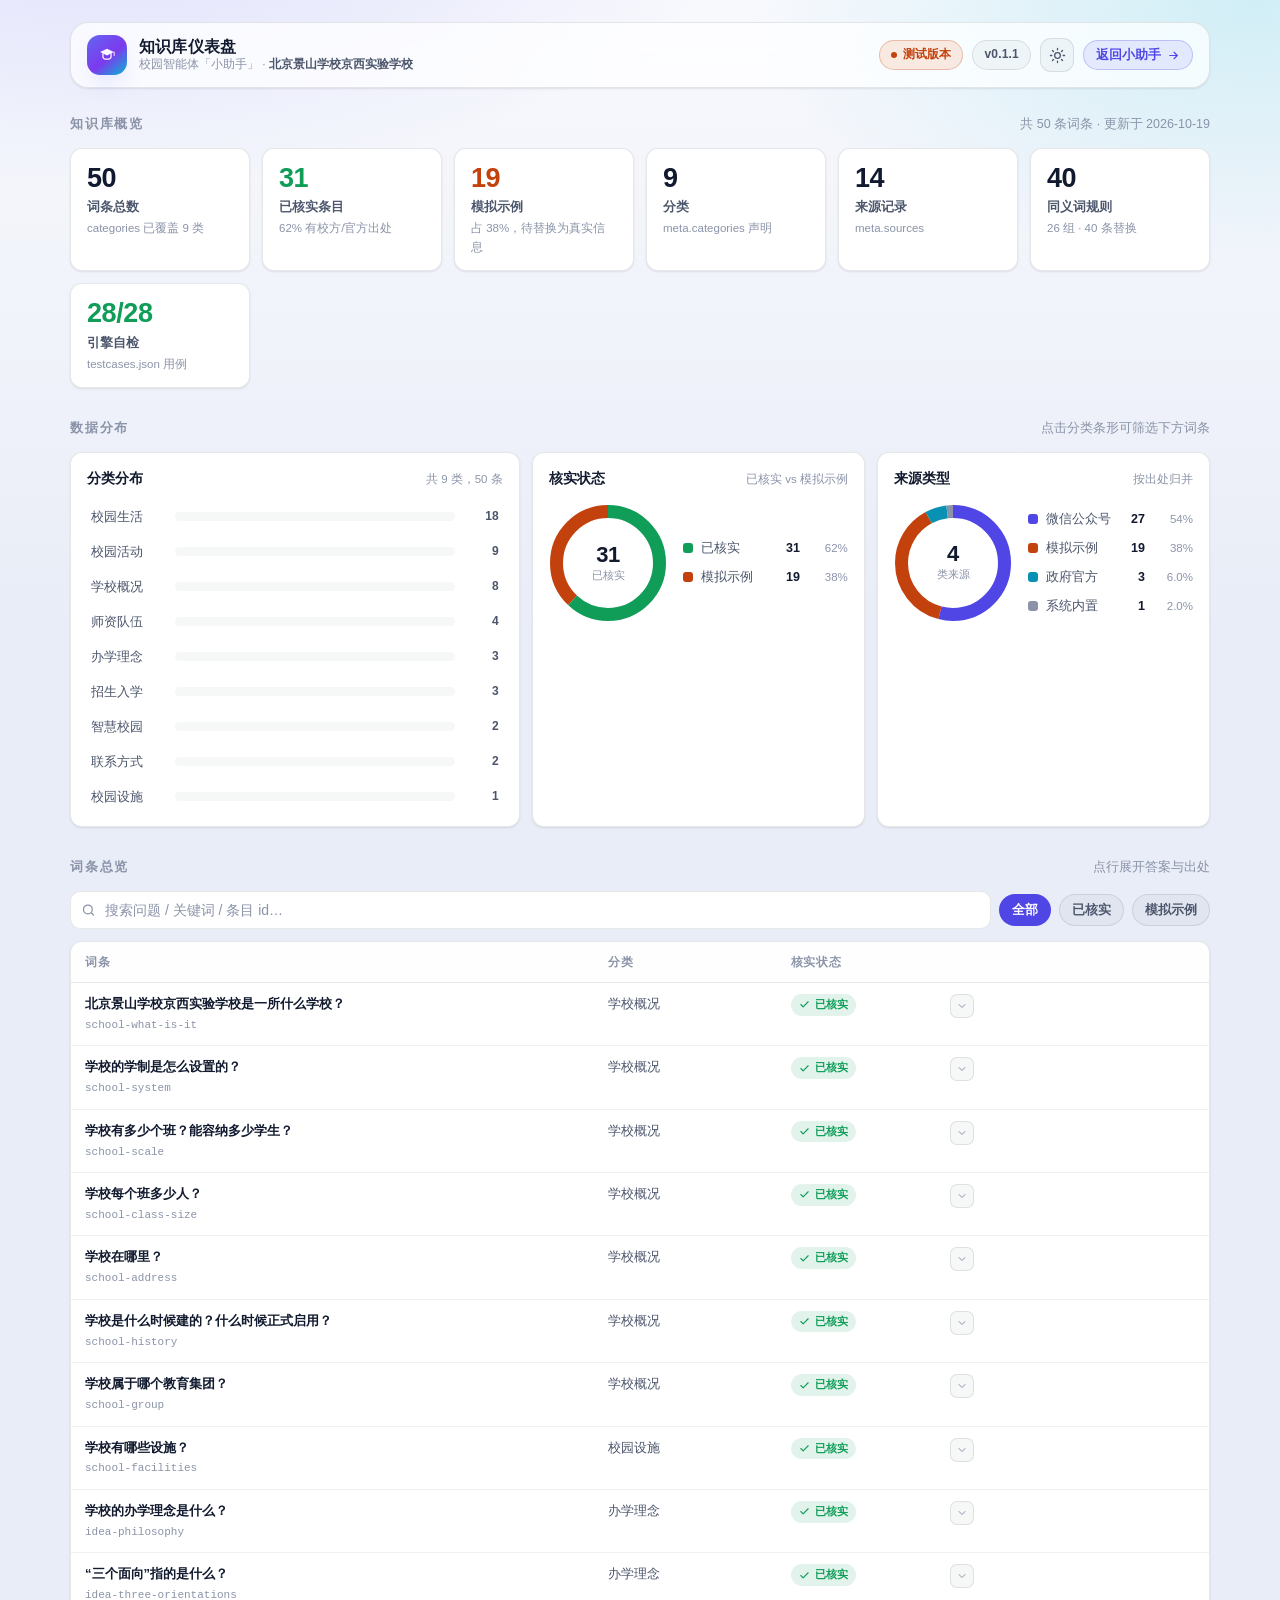
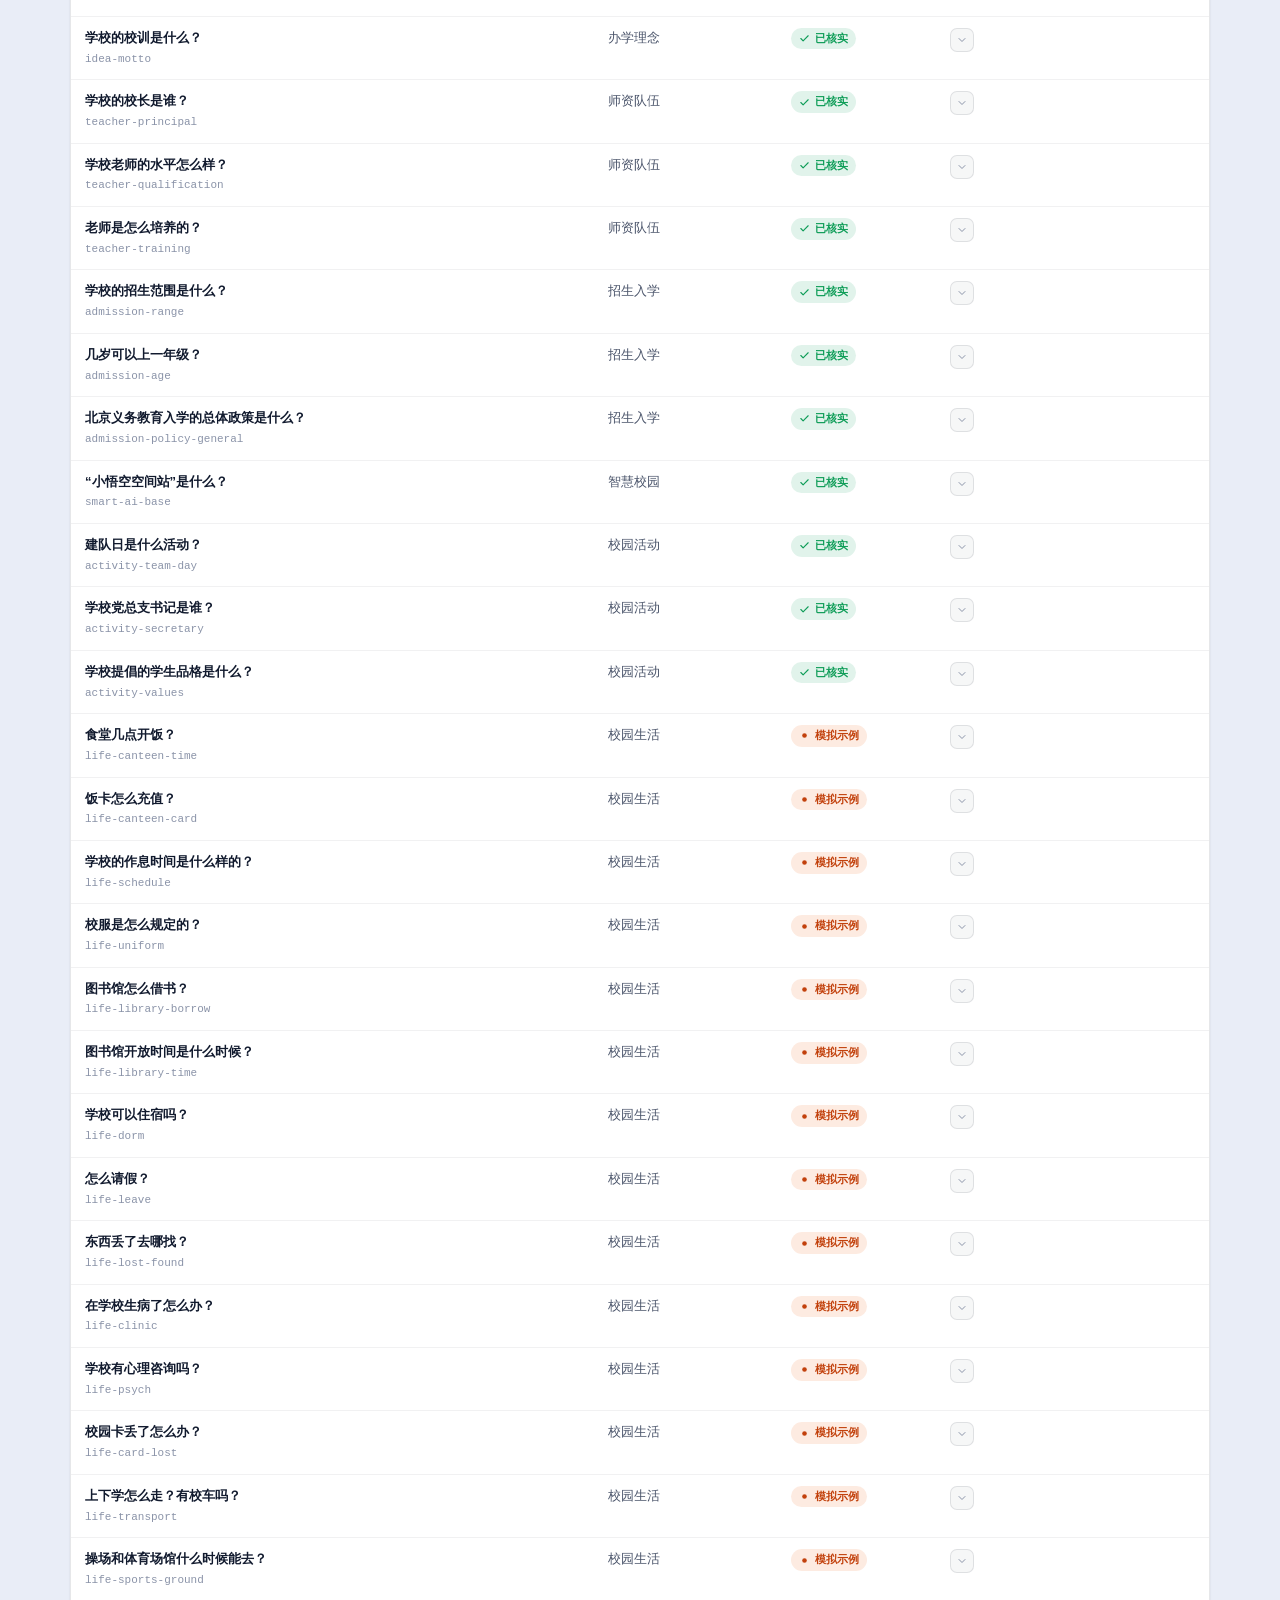
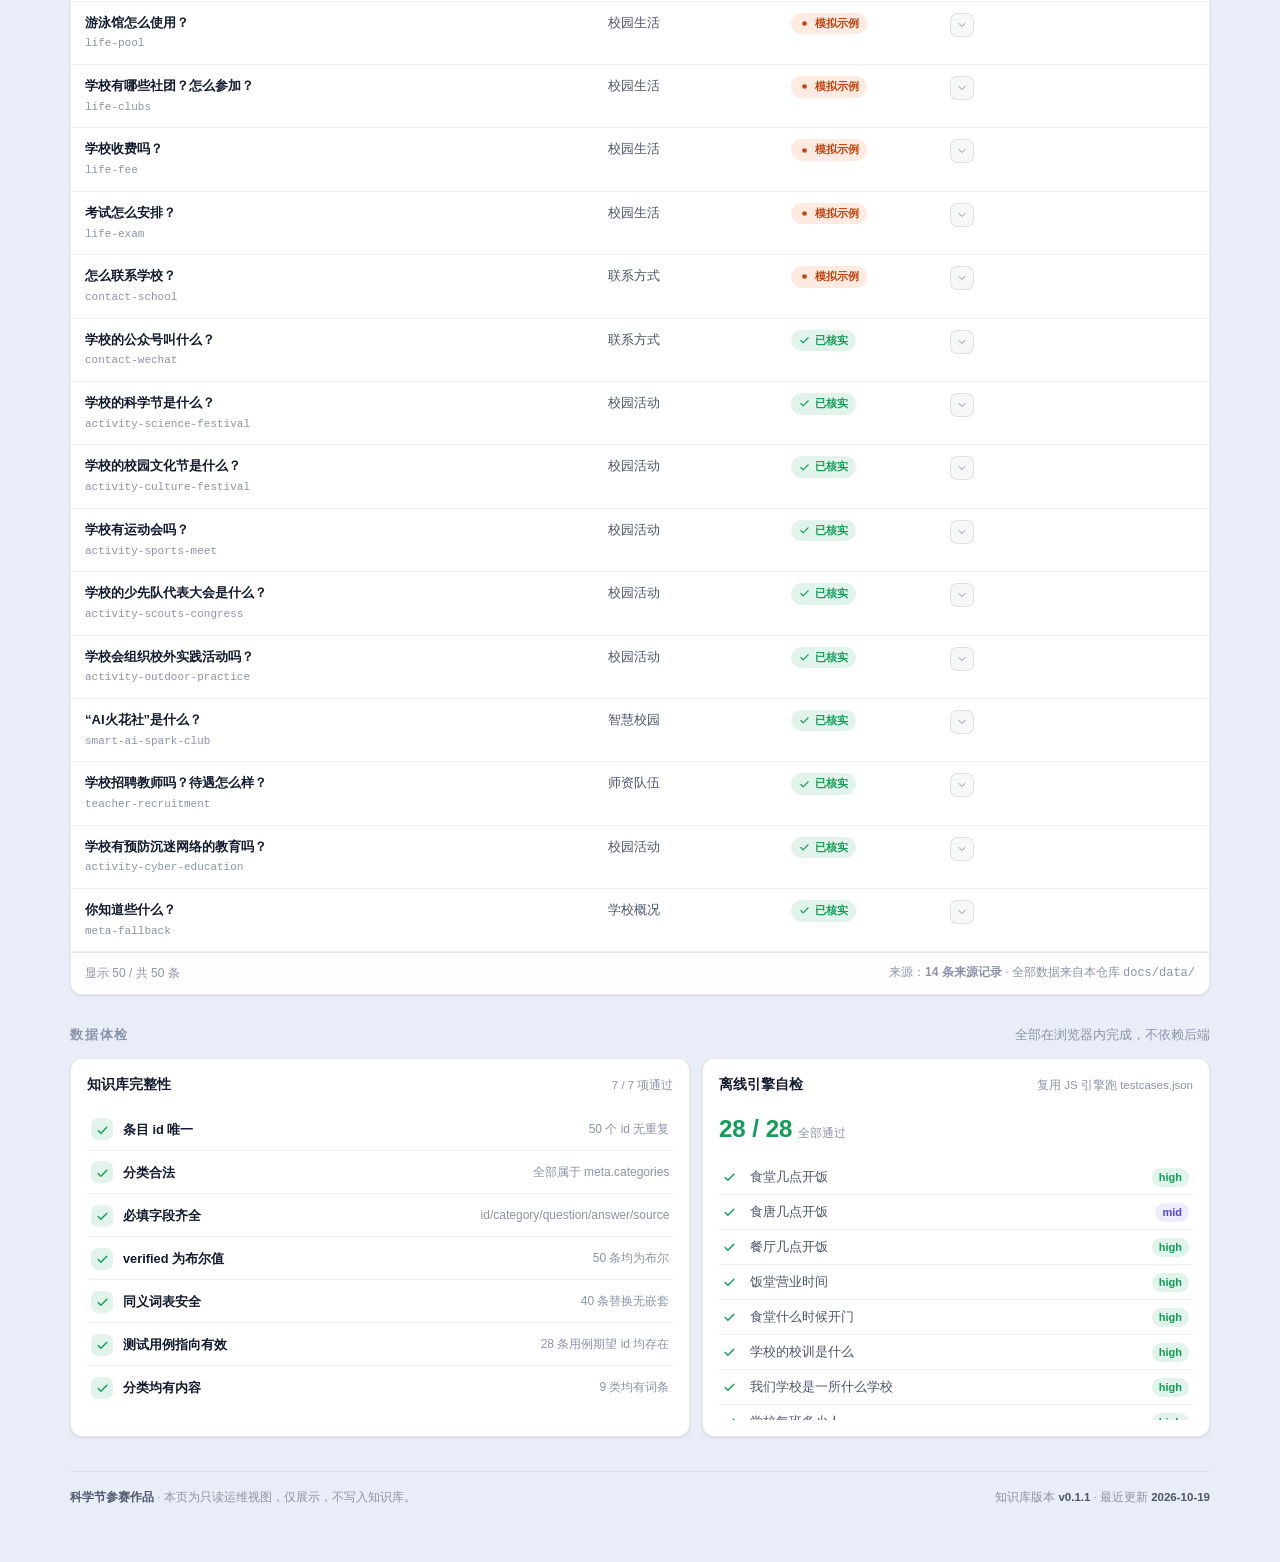
<file: docs/admin.html>
<!doctype html>
<html lang="zh-CN">
<head>
  <meta charset="utf-8">
  <meta name="viewport" content="width=device-width, initial-scale=1, viewport-fit=cover">
  <meta name="color-scheme" content="light dark">
  <title>知识库仪表盘 · 校园智能体「小助手」</title>
  <meta name="description" content="校园智能体「小助手」知识库仪表盘：只读运维台，展示词条分布、来源与数据体检结果。">
  <!-- 内联 SVG favicon，无任何外部资源 -->
  <link rel="icon" href="data:image/svg+xml,%3Csvg%20xmlns='http://www.w3.org/2000/svg'%20viewBox='0%200%2032%2032'%3E%3Crect%20width='32'%20height='32'%20rx='9'%20fill='%234f46e5'/%3E%3Cpath%20d='M16%207%206.5%2011.6%2016%2016.2l9.5-4.6L16%207Z'%20fill='%23fff'/%3E%3Cpath%20d='M10.5%2014v4.1c0%201.9%202.5%203.4%205.5%203.4s5.5-1.5%205.5-3.4V14'%20fill='none'%20stroke='%23fff'%20stroke-width='1.6'%20stroke-linecap='round'/%3E%3C/svg%3E">
  <link rel="stylesheet" href="assets/theme.css">
  <link rel="stylesheet" href="assets/admin.css">
</head>
<body>

<div class="shell">

  <!-- ---------- 顶栏 ---------- -->
  <header class="dash-head">
    <div class="dash-brand">
      <span class="dash-logo" aria-hidden="true">
        <svg viewBox="0 0 32 32" width="24" height="24">
          <path d="M16 7.5 6.8 12l9.2 4.5 9.2-4.5L16 7.5Z" fill="#fff" fill-opacity=".96"/>
          <path d="M10.6 14.2v4c0 1.9 2.4 3.3 5.4 3.3s5.4-1.4 5.4-3.3v-4" fill="none" stroke="#fff" stroke-width="1.7" stroke-linecap="round" stroke-linejoin="round" stroke-opacity=".96"/>
          <path d="M25.6 12.2v4.6" stroke="#fff" stroke-width="1.7" stroke-linecap="round" stroke-opacity=".72"/>
        </svg>
      </span>
      <span class="dash-titles">
        <strong class="dash-name">知识库仪表盘</strong>
        <span class="dash-sub" id="dashSub">校园智能体「小助手」 · 正在读取知识库…</span>
      </span>
    </div>

    <div class="head-actions">
      <span class="pill pill-test" title="本页展示的是参赛作品的测试数据，含标注为「模拟示例」的占位内容">
        <span class="dot" aria-hidden="true"></span>测试版本
      </span>
      <span class="pill pill-ver num" id="verPill">v—</span>
      <button class="icon-btn" id="themeBtn" type="button" aria-label="切换深浅主题" title="切换主题">
        <svg class="ico-sun" viewBox="0 0 24 24" width="17" height="17" aria-hidden="true">
          <circle cx="12" cy="12" r="4"/>
          <path d="M12 2v2M12 20v2M4.9 4.9l1.4 1.4M17.7 17.7l1.4 1.4M2 12h2M20 12h2M4.9 19.1l1.4-1.4M17.7 6.3l1.4-1.4"/>
        </svg>
        <svg class="ico-moon" viewBox="0 0 24 24" width="17" height="17" aria-hidden="true">
          <path d="M21 12.8A9 9 0 1 1 11.2 3a7 7 0 0 0 9.8 9.8Z"/>
        </svg>
      </button>
      <a class="linkbtn" href="index.html">
        返回小助手
        <svg viewBox="0 0 24 24" width="13" height="13" aria-hidden="true"><path d="M5 12h14"/><path d="m13 6 6 6-6 6"/></svg>
      </a>
    </div>
  </header>

  <!-- ---------- 加载 / 错误提示 ---------- -->
  <div id="boot" class="panel" style="margin-bottom:26px">
    <div class="loading-note"><span class="dots"><i></i><i></i><i></i></span>正在读取 data/kb.json …</div>
  </div>
  <div id="bootErr" hidden></div>

  <main id="content" hidden>

    <!-- ---------- 概览 KPI ---------- -->
    <section class="sec">
      <div class="sec-head">
        <h2 class="sec-title">知识库概览</h2>
        <span class="sec-hint" id="ovHint"></span>
      </div>
      <div class="kpis" id="kpis"></div>
    </section>

    <!-- ---------- 数据分布 ---------- -->
    <section class="sec">
      <div class="sec-head">
        <h2 class="sec-title">数据分布</h2>
        <span class="sec-hint">点击分类条形可筛选下方词条</span>
      </div>
      <div class="panels">
        <div class="panel">
          <div class="panel-head">
            <h3 class="panel-title">分类分布</h3>
            <span class="panel-note" id="catNote"></span>
          </div>
          <div class="bars" id="catBars"></div>
        </div>
        <div class="panel">
          <div class="panel-head">
            <h3 class="panel-title">核实状态</h3>
            <span class="panel-note">已核实 vs 模拟示例</span>
          </div>
          <div id="verifiedDonut"></div>
        </div>
        <div class="panel">
          <div class="panel-head">
            <h3 class="panel-title">来源类型</h3>
            <span class="panel-note">按出处归并</span>
          </div>
          <div id="sourceDonut"></div>
        </div>
      </div>
    </section>

    <!-- ---------- 词条总览 ---------- -->
    <section class="sec">
      <div class="sec-head">
        <h2 class="sec-title">词条总览</h2>
        <span class="sec-hint">点行展开答案与出处</span>
      </div>
      <div class="filters">
        <label class="search">
          <svg viewBox="0 0 24 24" width="15" height="15" aria-hidden="true"><circle cx="11" cy="11" r="7"/><path d="m20 20-3.2-3.2"/></svg>
          <input id="q" type="search" placeholder="搜索问题 / 关键词 / 条目 id…" aria-label="搜索词条">
        </label>
        <button class="fchip is-on" data-ver="all" type="button">全部</button>
        <button class="fchip" data-ver="true" type="button">已核实</button>
        <button class="fchip" data-ver="false" type="button">模拟示例</button>
        <button class="fchip" id="clearFilters" type="button" hidden>清除筛选</button>
      </div>
      <div class="table-wrap">
        <div class="table-scroll">
          <table class="kb">
            <thead>
              <tr>
                <th style="width:46%">词条</th>
                <th style="width:16%">分类</th>
                <th style="width:14%">核实状态</th>
                <th style="width:52px" aria-label="展开"></th>
              </tr>
            </thead>
            <tbody id="rows"></tbody>
          </table>
        </div>
        <div class="table-foot">
          <span id="rowCount"></span>
          <span>来源：<b id="srcCount">—</b> · 全部数据来自本仓库 <code>docs/data/</code></span>
        </div>
      </div>
    </section>

    <!-- ---------- 数据体检 ---------- -->
    <section class="sec">
      <div class="sec-head">
        <h2 class="sec-title">数据体检</h2>
        <span class="sec-hint">全部在浏览器内完成，不依赖后端</span>
      </div>
      <div class="health-grid">
        <div class="panel">
          <div class="panel-head">
            <h3 class="panel-title">知识库完整性</h3>
            <span class="panel-note" id="checkNote"></span>
          </div>
          <div class="check-list" id="checks"><div class="loading-note"><span class="dots"><i></i><i></i><i></i></span>校验中…</div></div>
        </div>
        <div class="panel">
          <div class="panel-head">
            <h3 class="panel-title">离线引擎自检</h3>
            <span class="panel-note">复用 JS 引擎跑 testcases.json</span>
          </div>
          <div class="selftest-head">
            <div class="gauge">
              <span class="gauge-num num" id="stPass">—</span>
              <span class="gauge-label" id="stLabel">等待引擎…</span>
            </div>
          </div>
          <div class="case-list" id="caseList"></div>
        </div>
      </div>
    </section>

  </main>

  <!-- ---------- 页脚 ---------- -->
  <footer class="dash-foot">
    <span><b>科学节参赛作品</b> · 本页为只读运维视图，仅展示，不写入知识库。</span>
    <span>知识库版本 <b class="num" id="footVer">—</b> · 最近更新 <b id="footUpd">—</b></span>
  </footer>

</div>

<noscript><div class="err-box" style="margin:20px">本页需要启用 JavaScript 才能运行。</div></noscript>

<script src="assets/engine-js.js"></script>
<script>
(function () {
  'use strict';

  var LS_THEME = 'campus.theme';
  var $ = function (s) { return document.querySelector(s); };
  var FILES = ['kb.json', 'config.json', 'testcases.json', 'synonyms.json', 'stopwords.json'];

  var ICON = {
    check: '<svg viewBox="0 0 24 24" width="13" height="13" aria-hidden="true"><path d="M20 6 9 17l-5-5"/></svg>',
    warn: '<svg viewBox="0 0 24 24" width="13" height="13" aria-hidden="true"><path d="M10.3 3.9 1.8 18a2 2 0 0 0 1.7 3h17a2 2 0 0 0 1.7-3L13.7 3.9a2 2 0 0 0-3.4 0Z"/><path d="M12 9v4"/><path d="M12 17h.01"/></svg>',
    chevron: '<svg viewBox="0 0 24 24" width="12" height="12" aria-hidden="true"><path d="m6 9 6 6 6-6"/></svg>',
    tick: '<svg viewBox="0 0 24 24" width="11" height="11" aria-hidden="true"><path d="M20 6 9 17l-5-5"/></svg>',
    dot: '<svg viewBox="0 0 24 24" width="11" height="11" aria-hidden="true"><circle cx="12" cy="12" r="5" fill="currentColor" stroke="none"/></svg>'
  };

  var DATA = { kb: null, config: null, cases: null, synonyms: null, stopwords: null };
  var view = { q: '', cat: '', ver: 'all' };
  var selfTest = null;

  /* ------------------------------------------------------------------ 主题 */
  function effectiveDark() {
    var t = document.documentElement.getAttribute('data-theme');
    if (t) return t === 'dark';
    return window.matchMedia && window.matchMedia('(prefers-color-scheme: dark)').matches;
  }
  function initTheme() {
    try {
      var saved = localStorage.getItem(LS_THEME);
      if (saved) document.documentElement.setAttribute('data-theme', saved);
    } catch (e) { /* 隐私模式下 localStorage 可能不可用 */ }
    $('#themeBtn').addEventListener('click', function () {
      var next = effectiveDark() ? 'light' : 'dark';
      document.documentElement.setAttribute('data-theme', next);
      try { localStorage.setItem(LS_THEME, next); } catch (e) { /* ignore */ }
      renderCharts(); // 图表用 CSS 变量取色，主题切换后需重绘
    });
  }
  function cssVar(name) {
    return getComputedStyle(document.documentElement).getPropertyValue(name).trim();
  }

  /* ------------------------------------------------------------------ 工具 */
  function esc(s) {
    return String(s == null ? '' : s).replace(/[&<>"']/g, function (c) {
      return { '&': '&amp;', '<': '&lt;', '>': '&gt;', '"': '&quot;', "'": '&#39;' }[c];
    });
  }
  function fetchJson(url) {
    return fetch(url, { cache: 'no-store' }).then(function (r) {
      if (!r.ok) throw new Error(url + ' → HTTP ' + r.status);
      return r.json();
    });
  }
  function pct(n, total) {
    if (!total) return '0%';
    return (n / total * 100).toFixed(n / total * 100 >= 10 ? 0 : 1) + '%';
  }
  function sourceKind(s) {
    s = String(s || '');
    if (s.indexOf('模拟示例') >= 0) return '模拟示例';
    if (s.indexOf('微信公众号') >= 0) return '微信公众号';
    if (/(教委|教育委员会|人民政府|首都之窗|文旅)/.test(s)) return '政府官方';
    if (s.indexOf('系统条目') >= 0) return '系统内置';
    return '其他';
  }

  /* ------------------------------------------------------------------ 启动 */
  function boot() {
    initTheme();
    Promise.all(FILES.map(function (f) { return fetchJson('data/' + f); }))
      .then(function (arr) {
        DATA.kb = arr[0]; DATA.config = arr[1]; DATA.cases = arr[2];
        DATA.synonyms = arr[3]; DATA.stopwords = arr[4];
        $('#boot').hidden = true;
        $('#content').hidden = false;
        renderAll();
      })
      .catch(function (err) {
        $('#boot').hidden = true;
        var e = $('#bootErr');
        e.hidden = false;
        e.innerHTML =
          '<div class="panel err-box"><b>无法读取知识库数据：</b>' + esc(err.message) +
          '<br>本页通过相对路径读取 <code>docs/data/*.json</code>。' +
          '若你是用 <code>file://</code> 直接双击打开，浏览器会拦截本地 fetch，' +
          '请改用部署后的 GitHub Pages 地址，或在项目根目录启动一个本地静态服务器后再访问 <code>docs/admin.html</code>。</div>';
      });
  }

  function renderAll() {
    var kb = DATA.kb, meta = kb.meta, entries = kb.entries;
    $('#dashSub').innerHTML = '校园智能体「小助手」 · <b>' + esc(meta.school) + '</b>';
    $('#verPill').textContent = 'v' + meta.version;
    $('#footVer').textContent = 'v' + meta.version;
    $('#footUpd').textContent = meta.updated;
    $('#ovHint').textContent = '共 ' + entries.length + ' 条词条 · 更新于 ' + meta.updated;
    $('#srcCount').textContent = (meta.sources || []).length + ' 条来源记录';

    renderKpis();
    renderCharts();
    renderTable();
    runChecks();
    runSelfTest();
  }

  /* ------------------------------------------------------------------ KPI */
  function renderKpis() {
    var entries = DATA.kb.entries;
    var verified = entries.filter(function (e) { return e.verified; }).length;
    var sim = entries.length - verified;
    var cats = DATA.kb.meta.categories || [];
    var pairs = 0;
    (DATA.synonyms.groups || []).forEach(function (g) {
      (g.variants || []).forEach(function (v) { if (v !== g.canonical) pairs++; });
    });

    var tiles = [
      { n: entries.length, label: '词条总数', sub: 'categories 已覆盖 ' + cats.length + ' 类' },
      { n: verified, label: '已核实条目', cls: 'ok', sub: pct(verified, entries.length) + ' 有校方/官方出处' },
      { n: sim, label: '模拟示例', cls: 'warn', sub: '占 ' + pct(sim, entries.length) + '，待替换为真实信息' },
      { n: cats.length, label: '分类', sub: 'meta.categories 声明' },
      { n: (DATA.kb.meta.sources || []).length, label: '来源记录', sub: 'meta.sources' },
      { n: pairs, label: '同义词规则', sub: (DATA.synonyms.groups || []).length + ' 组 · ' + pairs + ' 条替换' },
      { id: 'stKpi', n: '—', label: '引擎自检', cls: 'acc', sub: 'testcases.json 用例' }
    ];

    $('#kpis').innerHTML = tiles.map(function (t, i) {
      return '<div class="kpi" style="animation-delay:' + (i * 45) + 'ms">' +
        '<div class="kpi-num num' + (t.cls ? ' ' + t.cls : '') + '"' + (t.id ? ' id="' + t.id + '"' : '') + '>' + esc(t.n) + '</div>' +
        '<div class="kpi-label">' + esc(t.label) + '</div>' +
        '<div class="kpi-sub">' + esc(t.sub) + '</div>' +
        '</div>';
    }).join('');
  }

  /* ------------------------------------------------------------------ 图表 */
  function renderCharts() {
    if (!DATA.kb) return;
    var entries = DATA.kb.entries;

    // --- 分类分布（横向条形，可点击筛选） ---
    var counts = {};
    DATA.kb.meta.categories.forEach(function (c) { counts[c] = 0; });
    entries.forEach(function (e) { counts[e.category] = (counts[e.category] || 0) + 1; });
    var rows = Object.keys(counts).map(function (k) { return { key: k, value: counts[k] }; })
      .sort(function (a, b) { return b.value - a.value; });
    var max = Math.max.apply(null, rows.map(function (r) { return r.value; }).concat([1]));

    $('#catBars').innerHTML = rows.map(function (r) {
      return '<button class="bar-row' + (view.cat === r.key ? ' is-active' : '') + '" data-cat="' + esc(r.key) + '" type="button">' +
        '<span class="bar-label">' + esc(r.key) + '</span>' +
        '<span class="bar-track"><span class="bar-fill" data-w="' + (r.value / max * 100).toFixed(1) + '"></span></span>' +
        '<span class="bar-val">' + r.value + '</span>' +
        '</button>';
    }).join('');
    $('#catNote').textContent = '共 ' + rows.length + ' 类，' + entries.length + ' 条';
    requestAnimationFrame(function () {
      Array.prototype.forEach.call($('#catBars').querySelectorAll('.bar-fill'), function (el) {
        el.style.width = el.getAttribute('data-w') + '%';
      });
    });

    // --- 核实状态 / 来源类型（环形） ---
    var verified = entries.filter(function (e) { return e.verified; }).length;
    $('#verifiedDonut').innerHTML = donutHTML({
      total: entries.length,
      centerTop: verified, centerSub: '已核实',
      segs: [
        { name: '已核实', value: verified, color: cssVar('--ok') },
        { name: '模拟示例', value: entries.length - verified, color: cssVar('--warn') }
      ]
    });

    var kinds = {};
    entries.forEach(function (e) { var k = sourceKind(e.source); kinds[k] = (kinds[k] || 0) + 1; });
    var kindColors = { '微信公众号': cssVar('--accent'), '模拟示例': cssVar('--warn'), '政府官方': cssVar('--cyan'), '系统内置': cssVar('--text-3'), '其他': cssVar('--text-2') };
    var ksegs = Object.keys(kinds).map(function (k) { return { name: k, value: kinds[k], color: kindColors[k] || cssVar('--text-2') }; })
      .sort(function (a, b) { return b.value - a.value; });
    $('#sourceDonut').innerHTML = donutHTML({ total: entries.length, centerTop: ksegs.length, centerSub: '类来源', segs: ksegs });
  }

  function donutHTML(o) {
    var total = o.total || 1;
    var size = 118, sw = 13, r = (size - sw) / 2 - 1, cx = size / 2, cy = size / 2;
    var c = 2 * Math.PI * r;
    var acc = 0;
    var arcs = o.segs.map(function (s) {
      var frac = s.value / total;
      var len = c * frac;
      var off = -c * acc;
      acc += frac;
      if (len <= 0.01) return '';
      return '<circle cx="' + cx + '" cy="' + cy + '" r="' + r + '" fill="none" stroke="' + s.color +
        '" stroke-width="' + sw + '" stroke-dasharray="' + len.toFixed(2) + ' ' + (c - len).toFixed(2) +
        '" stroke-dashoffset="' + off.toFixed(2) + '"/>';
    }).join('');

    var legend = o.segs.map(function (s) {
      return '<div class="legend-item">' +
        '<span class="legend-swatch" style="background:' + s.color + '"></span>' +
        '<span class="legend-name">' + esc(s.name) + '</span>' +
        '<span class="legend-val">' + s.value + '</span>' +
        '<span class="legend-pct">' + pct(s.value, total) + '</span>' +
        '</div>';
    }).join('');

    return '<div class="donut-wrap">' +
      '<div class="donut-box">' +
        '<svg class="donut" width="' + size + '" height="' + size + '" viewBox="0 0 ' + size + ' ' + size + '" role="img" aria-label="' + esc(o.centerSub) + ' 分布">' +
          '<g transform="rotate(-90 ' + cx + ' ' + cy + ')">' +
            '<circle cx="' + cx + '" cy="' + cy + '" r="' + r + '" fill="none" stroke="' + cssVar('--surface-3') + '" stroke-width="' + sw + '"/>' +
            arcs +
          '</g>' +
        '</svg>' +
        '<div class="donut-center"><b class="num">' + esc(o.centerTop) + '</b><span>' + esc(o.centerSub) + '</span></div>' +
      '</div>' +
      '<div class="legend">' + legend + '</div>' +
      '</div>';
  }

  /* ------------------------------------------------------------------ 表格 */
  function filtered() {
    var q = view.q.trim().toLowerCase();
    return DATA.kb.entries.filter(function (e) {
      if (view.ver === 'true' && !e.verified) return false;
      if (view.ver === 'false' && e.verified) return false;
      if (view.cat && e.category !== view.cat) return false;
      if (!q) return true;
      var hay = [e.id, e.question, e.answer, (e.keywords || []).join(' '), (e.altQuestions || []).join(' '), e.category, e.source].join(' ').toLowerCase();
      return hay.indexOf(q) >= 0;
    });
  }

  function renderTable() {
    var list = filtered();
    var tb = $('#rows');
    if (!list.length) {
      tb.innerHTML = '<tr class="empty-row"><td colspan="4">没有匹配的词条，试试清除筛选条件。</td></tr>';
    } else {
      tb.innerHTML = list.map(function (e) {
        var tag = e.verified
          ? '<span class="tag tag-verified">' + ICON.tick + '已核实</span>'
          : '<span class="tag tag-sim">' + ICON.dot + '模拟示例</span>';
        var meta = [];
        if ((e.altQuestions || []).length) meta.push('<span class="mchip"><b>别名</b>' + e.altQuestions.length + ' 条</span>');
        if ((e.keywords || []).length) meta.push('<span class="mchip"><b>关键词</b>' + esc(e.keywords.join('、')) + '</span>');
        return '<tr class="row-main" data-id="' + esc(e.id) + '" aria-expanded="false">' +
            '<td class="cell-q">' + esc(e.question) + '<span class="qid">' + esc(e.id) + '</span></td>' +
            '<td class="cell-cat">' + esc(e.category) + '</td>' +
            '<td>' + tag + '</td>' +
            '<td><span class="row-toggle">' + ICON.chevron + '</span></td>' +
          '</tr>' +
          '<tr class="row-detail" hidden><td colspan="4"><div class="detail-inner">' +
            '<div class="detail-answer">' + esc(e.answer) + '</div>' +
            (meta.length ? '<div class="detail-meta">' + meta.join('') + '</div>' : '') +
            '<div class="detail-src"><b>出处：</b>' + esc(e.source || '（未标注）') + '</div>' +
          '</div></td></tr>';
      }).join('');
    }
    var isFiltered = view.q.trim() || view.cat || view.ver !== 'all';
    $('#clearFilters').hidden = !isFiltered;
    $('#rowCount').textContent = '显示 ' + list.length + ' / 共 ' + DATA.kb.entries.length + ' 条' +
      (view.cat ? '（分类：' + view.cat + '）' : '');
  }

  function wireTable() {
    $('#q').addEventListener('input', function () { view.q = this.value; renderTable(); });
    Array.prototype.forEach.call(document.querySelectorAll('.fchip[data-ver]'), function (b) {
      b.addEventListener('click', function () {
        view.ver = this.getAttribute('data-ver');
        Array.prototype.forEach.call(document.querySelectorAll('.fchip[data-ver]'), function (o) { o.classList.remove('is-on'); });
        this.classList.add('is-on');
        renderTable();
      });
    });
    $('#clearFilters').addEventListener('click', function () {
      view = { q: '', cat: '', ver: 'all' };
      $('#q').value = '';
      Array.prototype.forEach.call(document.querySelectorAll('.fchip[data-ver]'), function (o) {
        o.classList.toggle('is-on', o.getAttribute('data-ver') === 'all');
      });
      renderCharts(); renderTable();
    });
    $('#catBars').addEventListener('click', function (ev) {
      var row = ev.target.closest ? ev.target.closest('.bar-row') : null;
      if (!row) return;
      var cat = row.getAttribute('data-cat');
      view.cat = (view.cat === cat) ? '' : cat;
      renderCharts(); renderTable();
      if (view.cat) $('#rows') && $('#rows').scrollIntoView({ behavior: 'smooth', block: 'nearest' });
    });
    $('#rows').addEventListener('click', function (ev) {
      var tr = ev.target.closest('.row-main');
      if (!tr) return;
      var detail = tr.nextElementSibling;
      if (!detail || !detail.classList.contains('row-detail')) return;
      var open = !detail.hidden;
      detail.hidden = open;
      tr.classList.toggle('open', !open);
      tr.setAttribute('aria-expanded', String(!open));
    });
  }

  /* ------------------------------------------------------------------ 数据体检 */
  function runChecks() {
    var kb = DATA.kb, meta = kb.meta, entries = kb.entries;
    var cats = meta.categories || [];
    var list = [];

    // 1. id 唯一
    var ids = {}, dup = [];
    entries.forEach(function (e) { if (ids[e.id]) dup.push(e.id); ids[e.id] = 1; });
    list.push({ name: '<b>条目 id 唯一</b>', pass: dup.length === 0, val: dup.length ? '重复 ' + dup.join('、') : entries.length + ' 个 id 无重复' });

    // 2. 分类合法
    var badCat = entries.filter(function (e) { return cats.indexOf(e.category) < 0; });
    list.push({ name: '<b>分类合法</b>', pass: badCat.length === 0, val: badCat.length ? badCat.length + ' 条越界' : '全部属于 meta.categories' });

    // 3. 必填字段
    var missing = entries.filter(function (e) {
      return !e.id || !e.category || !e.question || !e.answer || !e.source;
    });
    list.push({ name: '<b>必填字段齐全</b>', pass: missing.length === 0, val: missing.length ? missing.length + ' 条缺字段' : 'id/category/question/answer/source' });

    // 4. verified 为布尔
    var badVer = entries.filter(function (e) { return typeof e.verified !== 'boolean'; });
    list.push({ name: '<b>verified 为布尔值</b>', pass: badVer.length === 0, val: badVer.length ? badVer.length + ' 条类型异常' : entries.length + ' 条均为布尔' });

    // 5. 同义词无嵌套风险
    var synOk = true, synMsg = '';
    try {
      var pairs = [];
      (DATA.synonyms.groups || []).forEach(function (g) {
        (g.variants || []).forEach(function (v) {
          if (v === g.canonical) return;
          if (g.canonical.indexOf(v) >= 0) throw new Error('variant「' + v + '」是 canonical「' + g.canonical + '」的子串');
          pairs.push({ variant: v, canonical: g.canonical });
        });
      });
      pairs.sort(function (a, b) { return b.variant.length - a.variant.length; });
      for (var i = 0; i < pairs.length; i++)
        for (var j = i + 1; j < pairs.length; j++)
          if (pairs[i].canonical.indexOf(pairs[j].variant) >= 0) throw new Error('替换「' + pairs[i].variant + '」后残留「' + pairs[j].variant + '」');
      synMsg = pairs.length + ' 条替换无嵌套';
    } catch (e) { synOk = false; synMsg = e.message; }
    list.push({ name: '<b>同义词表安全</b>', pass: synOk, val: synMsg });

    // 6. 测试用例可解析
    var badCase = (DATA.cases.cases || []).filter(function (c) {
      return c.expectId !== null && !ids[c.expectId];
    });
    list.push({ name: '<b>测试用例指向有效</b>', pass: badCase.length === 0, val: badCase.length ? badCase.length + ' 条期望 id 不存在' : (DATA.cases.cases || []).length + ' 条用例期望 id 均存在' });

    // 7. 分类均有词条
    var emptyCat = cats.filter(function (c) { return !entries.some(function (e) { return e.category === c; }); });
    list.push({ name: '<b>分类均有内容</b>', pass: emptyCat.length === 0, val: emptyCat.length ? '空分类：' + emptyCat.join('、') : cats.length + ' 类均有词条' });

    var passN = list.filter(function (c) { return c.pass; }).length;
    $('#checkNote').textContent = passN + ' / ' + list.length + ' 项通过';
    $('#checks').innerHTML = list.map(function (c) {
      return '<div class="check ' + (c.pass ? 'pass' : 'fail') + '">' +
        '<span class="check-ico">' + (c.pass ? ICON.check : ICON.warn) + '</span>' +
        '<span class="check-name">' + c.name + '</span>' +
        '<span class="check-val">' + esc(c.val) + '</span>' +
        '</div>';
    }).join('');
  }

  /* ------------------------------------------------------------------ 引擎自检 */
  function runSelfTest() {
    var list = $('#caseList');
    if (!window.CampusEngine || !window.CampusEngine.create) {
      list.innerHTML = '<div class="empty-row" style="padding:12px 4px;color:var(--text-3);font-size:12.5px">未加载到离线引擎（assets/engine-js.js），跳过自检。</div>';
      $('#stLabel').textContent = '引擎未加载';
      return;
    }
    window.CampusEngine.create({
      kb: DATA.kb, config: DATA.config, synonyms: DATA.synonyms, stopwords: DATA.stopwords
    }).then(function (engine) {
      var cases = DATA.cases.cases || [];
      return Promise.all(cases.map(function (c) { return engine.ask(c.query); })).then(function (results) {
        var pass = 0;
        var html = '';
        cases.forEach(function (c, i) {
          var r = results[i];
          var topId = r.entryId === null ? '-' : r.entryId;
          var expect = c.expectId === null ? '-' : c.expectId;
          var ok = topId === expect && (!c.expectConfidence || r.confidence === c.expectConfidence);
          if (ok) pass++;
          html += '<div class="case ' + (ok ? 'pass' : 'fail') + '">' +
            '<span class="case-ico">' + (ok ? ICON.check : ICON.warn) + '</span>' +
            '<span class="case-q" title="' + esc(c.query) + '">' + esc(c.query) + '</span>' +
            '<span class="case-conf ' + esc(r.confidence) + '">' + esc(r.confidence) + '</span>' +
            '</div>';
        });
        list.innerHTML = html;
        var allPass = pass === cases.length;
        $('#stPass').textContent = pass + ' / ' + cases.length;
        $('#stPass').className = 'gauge-num num ' + (allPass ? 'ok' : 'warn');
        $('#stLabel').textContent = allPass ? '全部通过' : '存在未通过用例';
        var kpi = $('#stKpi');
        if (kpi) { kpi.textContent = pass + '/' + cases.length; kpi.className = 'kpi-num num ' + (allPass ? 'ok' : 'warn'); }
        selfTest = { pass: pass, total: cases.length };
      });
    }).catch(function (err) {
      list.innerHTML = '<div class="empty-row" style="padding:12px 4px;color:var(--warn);font-size:12.5px">自检异常：' + esc(err.message) + '</div>';
      $('#stLabel').textContent = '引擎异常';
    });
  }

  /* ------------------------------------------------------------------ 启动 */
  if (document.readyState === 'loading') document.addEventListener('DOMContentLoaded', wireTable);
  else wireTable();
  boot();
})();
</script>
</body>
</html>
</file>
<file: docs/assets/theme.css>
/* ==========================================================================
   校园智能体「小助手」· 共享主题令牌
   纯静态、零外部依赖：无 CDN / 图标字体 / 网络图片。
   主界面（index.html + app.css）与知识库仪表盘（admin.html + admin.css）
   共同引用本文件，保证两处的配色、圆角、阴影、缓动完全同源，
   改动主题只需改这里一处。
   ========================================================================== */

/* --------------------------------------------------------------------------
   浅色主题（默认）
   -------------------------------------------------------------------------- */
:root {
  color-scheme: light;

  --bg-0: #e9edf7;
  --bg-1: #f8f9fd;
  --glow-1: rgba(99, 102, 241, .20);
  --glow-2: rgba(6, 182, 212, .16);

  --card: rgba(255, 255, 255, .74);
  --card-solid: #ffffff;
  --surface-2: rgba(255, 255, 255, .62);
  --surface-3: rgba(17, 26, 46, .035);

  --text: #111a2e;
  --text-2: #4b556b;
  --text-3: #8a93a8;

  --line: rgba(17, 26, 46, .10);
  --line-soft: rgba(17, 26, 46, .06);

  --accent: #4f46e5;
  --accent-2: #7c3aed;
  --accent-soft: rgba(79, 70, 229, .10);
  --cyan: #0891b2;

  --ok: #0f9d58;
  --ok-soft: rgba(15, 157, 88, .12);
  --warn: #c2410c;
  --warn-soft: rgba(234, 88, 12, .12);
  --danger: #dc2626;

  --bubble-a: #4f46e5;
  --bubble-b: #7c3aed;

  --shadow-sm: 0 1px 2px rgba(16, 24, 43, .06), 0 1px 3px rgba(16, 24, 43, .05);
  --shadow-md: 0 14px 34px -14px rgba(16, 24, 43, .26);
  --shadow-lg: 0 40px 80px -30px rgba(16, 24, 43, .40);

  --radius: 18px;
  --radius-sm: 12px;
  --radius-lg: 24px;

  --ease: cubic-bezier(.22, .61, .36, 1);
}

/* --------------------------------------------------------------------------
   深色主题：手动切换时使用
   -------------------------------------------------------------------------- */
:root[data-theme="dark"] {
  color-scheme: dark;

  --bg-0: #05080f;
  --bg-1: #0c1224;
  --glow-1: rgba(99, 102, 241, .30);
  --glow-2: rgba(34, 211, 238, .16);

  --card: rgba(16, 22, 39, .72);
  --card-solid: #121a2e;
  --surface-2: rgba(255, 255, 255, .055);
  --surface-3: rgba(255, 255, 255, .04);

  --text: #e9edf8;
  --text-2: #a7b2c9;
  --text-3: #7b86a0;

  --line: rgba(255, 255, 255, .11);
  --line-soft: rgba(255, 255, 255, .06);

  --accent: #8f90fb;
  --accent-2: #a78bfa;
  --accent-soft: rgba(143, 144, 251, .14);
  --cyan: #22d3ee;

  --ok: #34d399;
  --ok-soft: rgba(52, 211, 153, .14);
  --warn: #fb923c;
  --warn-soft: rgba(251, 146, 60, .14);
  --danger: #f87171;

  --shadow-sm: 0 1px 2px rgba(0, 0, 0, .4);
  --shadow-md: 0 14px 34px -14px rgba(0, 0, 0, .66);
  --shadow-lg: 0 40px 80px -30px rgba(0, 0, 0, .8);
}

/* --------------------------------------------------------------------------
   跟随系统（用户未手动指定时）
   -------------------------------------------------------------------------- */
@media (prefers-color-scheme: dark) {
  :root:not([data-theme="light"]) {
    color-scheme: dark;

    --bg-0: #05080f;
    --bg-1: #0c1224;
    --glow-1: rgba(99, 102, 241, .30);
    --glow-2: rgba(34, 211, 238, .16);

    --card: rgba(16, 22, 39, .72);
    --card-solid: #121a2e;
    --surface-2: rgba(255, 255, 255, .055);
    --surface-3: rgba(255, 255, 255, .04);

    --text: #e9edf8;
    --text-2: #a7b2c9;
    --text-3: #7b86a0;

    --line: rgba(255, 255, 255, .11);
    --line-soft: rgba(255, 255, 255, .06);

    --accent: #8f90fb;
    --accent-2: #a78bfa;
    --accent-soft: rgba(143, 144, 251, .14);
    --cyan: #22d3ee;

    --ok: #34d399;
    --ok-soft: rgba(52, 211, 153, .14);
    --warn: #fb923c;
    --warn-soft: rgba(251, 146, 60, .14);
    --danger: #f87171;

    --shadow-sm: 0 1px 2px rgba(0, 0, 0, .4);
    --shadow-md: 0 14px 34px -14px rgba(0, 0, 0, .66);
    --shadow-lg: 0 40px 80px -30px rgba(0, 0, 0, .8);
  }
}
</file>
<file: docs/assets/admin.css>
/* ==========================================================================
   校园智能体「小助手」· 知识库仪表盘样式（admin.html）
   纯静态、零外部依赖：主题令牌来自 assets/theme.css，图表全部为内联 SVG。
   视觉基调：安静的运维台 —— 一个强调色、细发丝分隔线、数据即主角。
   ========================================================================== */

/* --------------------------------------------------------------------------
   1. 基础
   -------------------------------------------------------------------------- */
*, *::before, *::after { box-sizing: border-box; }

body {
  margin: 0;
  min-height: 100%;
  font-family: -apple-system, BlinkMacSystemFont, "Segoe UI", "PingFang SC",
               "Hiragino Sans GB", "Microsoft YaHei", "Noto Sans SC",
               "Source Han Sans SC", "WenQuanYi Micro Hei", Roboto, Helvetica, Arial, sans-serif;
  font-size: 14px;
  line-height: 1.6;
  color: var(--text);
  -webkit-font-smoothing: antialiased;
  -moz-osx-font-smoothing: grayscale;

  background-color: var(--bg-0);
  background-image:
    radial-gradient(1100px 520px at 8% -14%, var(--glow-1), transparent 60%),
    radial-gradient(880px 460px at 98% 0%, var(--glow-2), transparent 58%),
    linear-gradient(180deg, var(--bg-1), var(--bg-0) 70%);
  background-attachment: fixed;
}

svg { display: block; }
button, input, select { font: inherit; color: inherit; }

:focus-visible { outline: 2px solid var(--accent); outline-offset: 2px; border-radius: 6px; }

.num { font-variant-numeric: tabular-nums; }

/* --------------------------------------------------------------------------
   2. 外壳
   -------------------------------------------------------------------------- */
.shell {
  max-width: 1180px;
  margin: 0 auto;
  padding: 22px 20px 56px;
}

/* --------------------------------------------------------------------------
   3. 顶栏
   -------------------------------------------------------------------------- */
.dash-head {
  position: sticky;
  top: 0;
  z-index: 20;
  display: flex;
  align-items: center;
  justify-content: space-between;
  gap: 14px;
  flex-wrap: wrap;
  padding: 12px 16px;
  margin: 0 0 26px;
  border: 1px solid var(--line);
  border-radius: var(--radius);
  background: var(--card);
  box-shadow: var(--shadow-sm);
  -webkit-backdrop-filter: blur(20px) saturate(150%);
  backdrop-filter: blur(20px) saturate(150%);
}

.dash-brand { display: flex; align-items: center; gap: 12px; min-width: 0; }

.dash-logo {
  flex: 0 0 auto;
  display: grid;
  place-items: center;
  width: 40px; height: 40px;
  border-radius: 13px;
  background: linear-gradient(140deg, #6366f1, #7c3aed 55%, #06b6d4);
  box-shadow: 0 12px 26px -14px rgba(99, 102, 241, .85);
}

.dash-titles { display: flex; flex-direction: column; min-width: 0; line-height: 1.3; }
.dash-name {
  font-size: 15.5px;
  font-weight: 700;
  letter-spacing: .2px;
}
.dash-sub {
  font-size: 12px;
  color: var(--text-3);
  white-space: nowrap;
  overflow: hidden;
  text-overflow: ellipsis;
}
.dash-sub b { color: var(--text-2); font-weight: 600; }

.head-actions { display: flex; align-items: center; gap: 9px; flex-wrap: wrap; }

.pill {
  display: inline-flex;
  align-items: center;
  gap: 6px;
  height: 30px;
  padding: 0 11px;
  border-radius: 99px;
  font-size: 12px;
  font-weight: 600;
  letter-spacing: .2px;
  border: 1px solid var(--line);
  background: var(--surface-3);
  color: var(--text-2);
  white-space: nowrap;
}
.pill-test { color: var(--warn); background: var(--warn-soft); border-color: color-mix(in srgb, var(--warn) 28%, transparent); }
.pill-test .dot { width: 6px; height: 6px; border-radius: 50%; background: var(--warn); animation: breathe 2.4s ease-in-out infinite; }
.pill-ver { font-variant-numeric: tabular-nums; }

.linkbtn {
  display: inline-flex;
  align-items: center;
  gap: 6px;
  height: 30px;
  padding: 0 12px;
  border-radius: 99px;
  font-size: 12.5px;
  font-weight: 600;
  text-decoration: none;
  color: var(--accent);
  background: var(--accent-soft);
  border: 1px solid color-mix(in srgb, var(--accent) 26%, transparent);
  transition: transform .18s var(--ease), background .2s var(--ease);
}
.linkbtn:hover { transform: translateY(-1px); background: color-mix(in srgb, var(--accent) 16%, transparent); }
.linkbtn svg { fill: none; stroke: currentColor; stroke-width: 2; stroke-linecap: round; stroke-linejoin: round; }

.icon-btn {
  display: grid;
  place-items: center;
  width: 34px; height: 34px;
  border-radius: 11px;
  border: 1px solid var(--line);
  background: var(--surface-3);
  color: var(--text-2);
  cursor: pointer;
  transition: background .2s var(--ease), color .2s var(--ease), transform .18s var(--ease);
}
.icon-btn:hover { color: var(--text); background: var(--surface-2); transform: translateY(-1px); }
.icon-btn svg { fill: none; stroke: currentColor; stroke-width: 1.8; stroke-linecap: round; stroke-linejoin: round; }
.ico-moon { display: none; }
:root[data-theme="dark"] .ico-sun { display: none; }
:root[data-theme="dark"] .ico-moon { display: block; }
@media (prefers-color-scheme: dark) {
  :root:not([data-theme="light"]) .ico-sun { display: none; }
  :root:not([data-theme="light"]) .ico-moon { display: block; }
}

/* --------------------------------------------------------------------------
   4. 区块标题
   -------------------------------------------------------------------------- */
.sec { margin-bottom: 30px; }

.sec-head {
  display: flex;
  align-items: baseline;
  justify-content: space-between;
  gap: 12px;
  flex-wrap: wrap;
  margin-bottom: 13px;
}
.sec-title {
  margin: 0;
  font-size: 13px;
  font-weight: 700;
  letter-spacing: .14em;
  text-transform: uppercase;
  color: var(--text-3);
}
.sec-hint { font-size: 12.5px; color: var(--text-3); }

/* --------------------------------------------------------------------------
   5. KPI 概览
   -------------------------------------------------------------------------- */
.kpis {
  display: grid;
  grid-template-columns: repeat(auto-fit, minmax(158px, 1fr));
  gap: 12px;
}

.kpi {
  position: relative;
  padding: 15px 16px 14px;
  border-radius: var(--radius-sm);
  border: 1px solid var(--line);
  background: var(--card-solid);
  box-shadow: var(--shadow-sm);
  overflow: hidden;
  animation: riseIn .5s var(--ease) both;
  transition: transform .2s var(--ease), border-color .2s var(--ease), box-shadow .25s var(--ease);
}
.kpi::after {
  content: "";
  position: absolute;
  inset: 0 auto 0 0;
  width: 3px;
  background: linear-gradient(180deg, var(--accent), var(--cyan));
  opacity: .0;
  transition: opacity .25s var(--ease);
}
.kpi:hover { transform: translateY(-2px); box-shadow: var(--shadow-md); border-color: color-mix(in srgb, var(--accent) 30%, transparent); }
.kpi:hover::after { opacity: 1; }

.kpi-num {
  font-size: 27px;
  font-weight: 750;
  line-height: 1.1;
  letter-spacing: -.4px;
  font-variant-numeric: tabular-nums;
}
.kpi-num .unit { font-size: 14px; font-weight: 600; color: var(--text-3); margin-left: 3px; letter-spacing: 0; }
.kpi-label { margin-top: 4px; font-size: 12.5px; font-weight: 600; color: var(--text-2); }
.kpi-sub { margin-top: 2px; font-size: 11.5px; color: var(--text-3); }
.kpi-num.ok { color: var(--ok); }
.kpi-num.warn { color: var(--warn); }
.kpi-num.acc { color: var(--accent); }

/* --------------------------------------------------------------------------
   6. 图表面板
   -------------------------------------------------------------------------- */
.panels {
  display: grid;
  grid-template-columns: 1.35fr 1fr 1fr;
  gap: 12px;
}
@media (max-width: 940px) { .panels { grid-template-columns: 1fr 1fr; } .panels > :first-child { grid-column: 1 / -1; } }
@media (max-width: 620px) { .panels { grid-template-columns: 1fr; } .panels > :first-child { grid-column: auto; } }

.panel {
  padding: 15px 16px 16px;
  border-radius: var(--radius-sm);
  border: 1px solid var(--line);
  background: var(--card-solid);
  box-shadow: var(--shadow-sm);
  animation: riseIn .5s var(--ease) both;
}
.panel-head {
  display: flex;
  align-items: baseline;
  justify-content: space-between;
  gap: 8px;
  margin-bottom: 14px;
}
.panel-title { margin: 0; font-size: 13.5px; font-weight: 700; }
.panel-note { font-size: 11.5px; color: var(--text-3); }

/* --- 横向条形图 --- */
.bars { display: flex; flex-direction: column; gap: 9px; }
.bar-row {
  display: grid;
  grid-template-columns: 74px 1fr 34px;
  align-items: center;
  gap: 10px;
  padding: 3px 4px;
  border-radius: 8px;
  background: none;
  border: 0;
  width: 100%;
  text-align: left;
  cursor: pointer;
  transition: background .18s var(--ease);
}
.bar-row:hover { background: var(--surface-3); }
.bar-row.is-active { background: var(--accent-soft); }
.bar-label { font-size: 12.5px; color: var(--text-2); white-space: nowrap; overflow: hidden; text-overflow: ellipsis; }
.bar-row:hover .bar-label, .bar-row.is-active .bar-label { color: var(--text); font-weight: 600; }
.bar-track { height: 9px; border-radius: 99px; background: var(--surface-3); overflow: hidden; }
.bar-fill {
  height: 100%;
  border-radius: 99px;
  background: linear-gradient(90deg, var(--accent), var(--cyan));
  width: 0;
  transition: width .8s var(--ease);
}
.bar-val { font-size: 12px; font-weight: 650; color: var(--text-2); text-align: right; font-variant-numeric: tabular-nums; }

/* --- 环形图 --- */
.donut-wrap { display: flex; align-items: center; gap: 16px; }
.donut-box {
  position: relative;
  flex: 0 0 auto;
  width: 118px; height: 118px;
  animation: riseIn .6s var(--ease) both;
}
.donut { display: block; }
.donut-center {
  position: absolute;
  inset: 0;
  display: grid;
  place-content: center;
  text-align: center;
  gap: 1px;
  pointer-events: none;
}
.donut-center b { font-size: 22px; font-weight: 750; letter-spacing: -.4px; line-height: 1; }
.donut-center span { font-size: 10.5px; color: var(--text-3); }
.legend { display: flex; flex-direction: column; gap: 9px; min-width: 0; flex: 1 1 auto; }
.legend-item { display: flex; align-items: center; gap: 8px; font-size: 12.5px; }
.legend-swatch { width: 10px; height: 10px; border-radius: 3px; flex: 0 0 auto; }
.legend-name { color: var(--text-2); flex: 1 1 auto; min-width: 0; overflow: hidden; text-overflow: ellipsis; }
.legend-val { color: var(--text); font-weight: 650; font-variant-numeric: tabular-nums; }
.legend-pct { color: var(--text-3); font-size: 11.5px; width: 40px; text-align: right; font-variant-numeric: tabular-nums; }

/* --------------------------------------------------------------------------
   7. 筛选与表格
   -------------------------------------------------------------------------- */
.filters {
  display: flex;
  align-items: center;
  gap: 8px;
  flex-wrap: wrap;
  margin-bottom: 12px;
}
.search {
  position: relative;
  flex: 1 1 240px;
  min-width: 180px;
}
.search svg {
  position: absolute;
  left: 11px; top: 50%;
  transform: translateY(-50%);
  fill: none; stroke: var(--text-3); stroke-width: 2; stroke-linecap: round;
}
.search input {
  width: 100%;
  height: 38px;
  padding: 0 12px 0 34px;
  border-radius: 10px;
  border: 1px solid var(--line);
  background: var(--card-solid);
  color: var(--text);
  transition: border-color .2s var(--ease), box-shadow .2s var(--ease);
}
.search input::placeholder { color: var(--text-3); }
.search input:focus { outline: none; border-color: var(--accent); box-shadow: 0 0 0 3px var(--accent-soft); }

.fchip {
  height: 32px;
  padding: 0 12px;
  border-radius: 99px;
  border: 1px solid var(--line);
  background: var(--surface-3);
  color: var(--text-2);
  font-size: 12.5px;
  font-weight: 600;
  cursor: pointer;
  transition: background .18s var(--ease), color .18s var(--ease), border-color .18s var(--ease);
}
.fchip:hover { color: var(--text); background: var(--surface-2); }
.fchip.is-on { color: #fff; background: var(--accent); border-color: transparent; }

.table-wrap {
  border: 1px solid var(--line);
  border-radius: var(--radius-sm);
  background: var(--card-solid);
  box-shadow: var(--shadow-sm);
  overflow: hidden;
}
.table-scroll { overflow-x: auto; }

table.kb { width: 100%; border-collapse: collapse; font-size: 13px; }
table.kb th {
  position: sticky;
  top: 0;
  z-index: 2;
  text-align: left;
  font-size: 11.5px;
  font-weight: 700;
  letter-spacing: .08em;
  text-transform: uppercase;
  color: var(--text-3);
  padding: 11px 14px;
  background: color-mix(in srgb, var(--card-solid) 92%, var(--surface-3));
  border-bottom: 1px solid var(--line);
  white-space: nowrap;
}
table.kb td { padding: 11px 14px; border-bottom: 1px solid var(--line-soft); vertical-align: top; }
table.kb tbody tr { transition: background .16s var(--ease); }
table.kb tbody tr:hover { background: var(--surface-3); }
table.kb tbody tr.row-main { cursor: pointer; }
table.kb tbody tr:last-child td { border-bottom: 0; }

.cell-q { font-weight: 600; color: var(--text); }
.cell-q .qid { display: block; margin-top: 2px; font-size: 11px; font-weight: 500; color: var(--text-3); font-family: ui-monospace, SFMono-Regular, Menlo, Consolas, monospace; }
.cell-cat { color: var(--text-2); white-space: nowrap; }

.tag {
  display: inline-flex;
  align-items: center;
  gap: 5px;
  padding: 2px 8px;
  border-radius: 99px;
  font-size: 11px;
  font-weight: 650;
  white-space: nowrap;
}
.tag-verified { color: var(--ok); background: var(--ok-soft); }
.tag-sim { color: var(--warn); background: var(--warn-soft); }
.tag svg { fill: none; stroke: currentColor; stroke-width: 2.4; stroke-linecap: round; stroke-linejoin: round; }

.row-toggle {
  display: inline-grid;
  place-items: center;
  width: 24px; height: 24px;
  border-radius: 7px;
  border: 1px solid var(--line);
  background: var(--surface-3);
  color: var(--text-3);
  cursor: pointer;
  transition: transform .22s var(--ease), color .2s var(--ease);
}
.row-toggle svg { fill: none; stroke: currentColor; stroke-width: 2; stroke-linecap: round; stroke-linejoin: round; }
tr.open .row-toggle { transform: rotate(180deg); color: var(--accent); }

tr.row-detail td { background: var(--surface-3); padding: 0; border-bottom: 1px solid var(--line-soft); }
.detail-inner { padding: 14px 16px 16px; display: grid; gap: 10px; animation: fadeIn .28s var(--ease) both; }
.detail-answer { font-size: 13.5px; line-height: 1.75; color: var(--text); white-space: pre-wrap; }
.detail-meta { display: flex; flex-wrap: wrap; gap: 6px; }
.mchip {
  display: inline-flex;
  align-items: center;
  gap: 5px;
  padding: 3px 9px;
  border-radius: 99px;
  font-size: 11.5px;
  color: var(--text-2);
  background: var(--card-solid);
  border: 1px solid var(--line);
}
.mchip b { color: var(--text-3); font-weight: 600; }
.detail-src { font-size: 12px; color: var(--text-3); line-height: 1.7; }
.detail-src b { color: var(--text-2); font-weight: 600; }

.empty-row td { text-align: center; color: var(--text-3); padding: 34px 14px; font-size: 13px; }

.table-foot {
  display: flex;
  align-items: center;
  justify-content: space-between;
  gap: 10px;
  flex-wrap: wrap;
  padding: 10px 14px;
  border-top: 1px solid var(--line);
  font-size: 12px;
  color: var(--text-3);
  background: color-mix(in srgb, var(--card-solid) 92%, var(--surface-3));
}

/* --------------------------------------------------------------------------
   8. 数据体检
   -------------------------------------------------------------------------- */
.health-grid { display: grid; grid-template-columns: 1.1fr .9fr; gap: 12px; }
@media (max-width: 820px) { .health-grid { grid-template-columns: 1fr; } }

.check-list { display: flex; flex-direction: column; gap: 2px; }
.check {
  display: grid;
  grid-template-columns: 22px 1fr auto;
  align-items: center;
  gap: 10px;
  padding: 9px 4px;
  border-bottom: 1px solid var(--line-soft);
  font-size: 12.8px;
}
.check:last-child { border-bottom: 0; }
.check-ico {
  display: grid;
  place-items: center;
  width: 22px; height: 22px;
  border-radius: 7px;
}
.check-ico svg { fill: none; stroke: currentColor; stroke-width: 2.6; stroke-linecap: round; stroke-linejoin: round; }
.check.pass .check-ico { color: var(--ok); background: var(--ok-soft); }
.check.fail .check-ico { color: var(--warn); background: var(--warn-soft); }
.check-name { color: var(--text-2); }
.check-name b { color: var(--text); font-weight: 600; }
.check-val { color: var(--text-3); font-size: 12px; font-variant-numeric: tabular-nums; }
.check.fail .check-val { color: var(--warn); font-weight: 600; }

/* 自检结果 */
.selftest-head { display: flex; align-items: center; justify-content: space-between; gap: 10px; margin-bottom: 12px; }
.gauge { display: flex; align-items: baseline; gap: 6px; }
.gauge-num { font-size: 24px; font-weight: 750; font-variant-numeric: tabular-nums; }
.gauge-num.ok { color: var(--ok); }
.gauge-num.warn { color: var(--warn); }
.gauge-label { font-size: 12px; color: var(--text-3); }

.case-list { display: flex; flex-direction: column; max-height: 260px; overflow-y: auto; }
.case {
  display: grid;
  grid-template-columns: 18px 1fr auto;
  align-items: center;
  gap: 9px;
  padding: 7px 4px;
  border-bottom: 1px solid var(--line-soft);
  font-size: 12.5px;
}
.case:last-child { border-bottom: 0; }
.case-ico { color: var(--ok); }
.case.fail .case-ico { color: var(--warn); }
.case-ico svg { fill: none; stroke: currentColor; stroke-width: 2.6; stroke-linecap: round; stroke-linejoin: round; }
.case-q { color: var(--text-2); white-space: nowrap; overflow: hidden; text-overflow: ellipsis; }
.case-conf {
  font-size: 11px;
  font-weight: 650;
  padding: 1px 7px;
  border-radius: 99px;
  font-variant-numeric: tabular-nums;
}
.case-conf.high { color: var(--ok); background: var(--ok-soft); }
.case-conf.mid  { color: var(--accent); background: var(--accent-soft); }
.case-conf.low  { color: var(--text-2); background: var(--surface-3); }

.loading-note { display: flex; align-items: center; gap: 9px; color: var(--text-2); font-size: 13px; }
.dots { display: inline-flex; gap: 4px; }
.dots i { width: 6px; height: 6px; border-radius: 50%; background: var(--accent); animation: dotJump 1.05s infinite ease-in-out; }
.dots i:nth-child(2) { animation-delay: .16s; }
.dots i:nth-child(3) { animation-delay: .32s; }

.err-box {
  padding: 16px;
  border-radius: var(--radius-sm);
  border: 1px solid color-mix(in srgb, var(--warn) 30%, transparent);
  background: var(--warn-soft);
  color: var(--text);
  font-size: 13px;
  line-height: 1.7;
}
.err-box b { color: var(--warn); }
.err-box code {
  font-family: ui-monospace, SFMono-Regular, Menlo, Consolas, monospace;
  font-size: 12px;
  padding: 1px 5px;
  border-radius: 5px;
  background: var(--surface-3);
}

/* --------------------------------------------------------------------------
   9. 页脚
   -------------------------------------------------------------------------- */
.dash-foot {
  margin-top: 34px;
  padding-top: 16px;
  border-top: 1px solid var(--line-soft);
  font-size: 11.5px;
  color: var(--text-3);
  display: flex;
  align-items: center;
  justify-content: space-between;
  gap: 12px;
  flex-wrap: wrap;
}
.dash-foot b { color: var(--text-2); font-weight: 600; }

/* --------------------------------------------------------------------------
   10. 动画
   -------------------------------------------------------------------------- */
@keyframes riseIn { from { opacity: 0; transform: translateY(12px); } to { opacity: 1; transform: translateY(0); } }
@keyframes fadeIn { from { opacity: 0; } to { opacity: 1; } }
@keyframes breathe {
  0%, 100% { transform: scale(1); opacity: 1; }
  50%      { transform: scale(1.5); opacity: .6; }
}
@keyframes dotJump {
  0%, 80%, 100% { transform: translateY(0); opacity: .45; }
  40%           { transform: translateY(-4px); opacity: 1; }
}

/* --------------------------------------------------------------------------
   11. 响应式
   -------------------------------------------------------------------------- */
@media (max-width: 640px) {
  .shell { padding: 12px 12px 40px; }
  .dash-head { position: static; padding: 11px 12px; }
  .dash-sub { display: none; }
  .kpi-num { font-size: 23px; }
  .bar-row { grid-template-columns: 62px 1fr 30px; }
  table.kb { font-size: 12.5px; }
  table.kb th, table.kb td { padding: 9px 10px; }
}

/* --------------------------------------------------------------------------
   12. 无障碍：尊重减少动效偏好
   -------------------------------------------------------------------------- */
@media (prefers-reduced-motion: reduce) {
  *, *::before, *::after {
    animation-duration: .001ms !important;
    animation-iteration-count: 1 !important;
    transition-duration: .001ms !important;
  }
}
</file>
